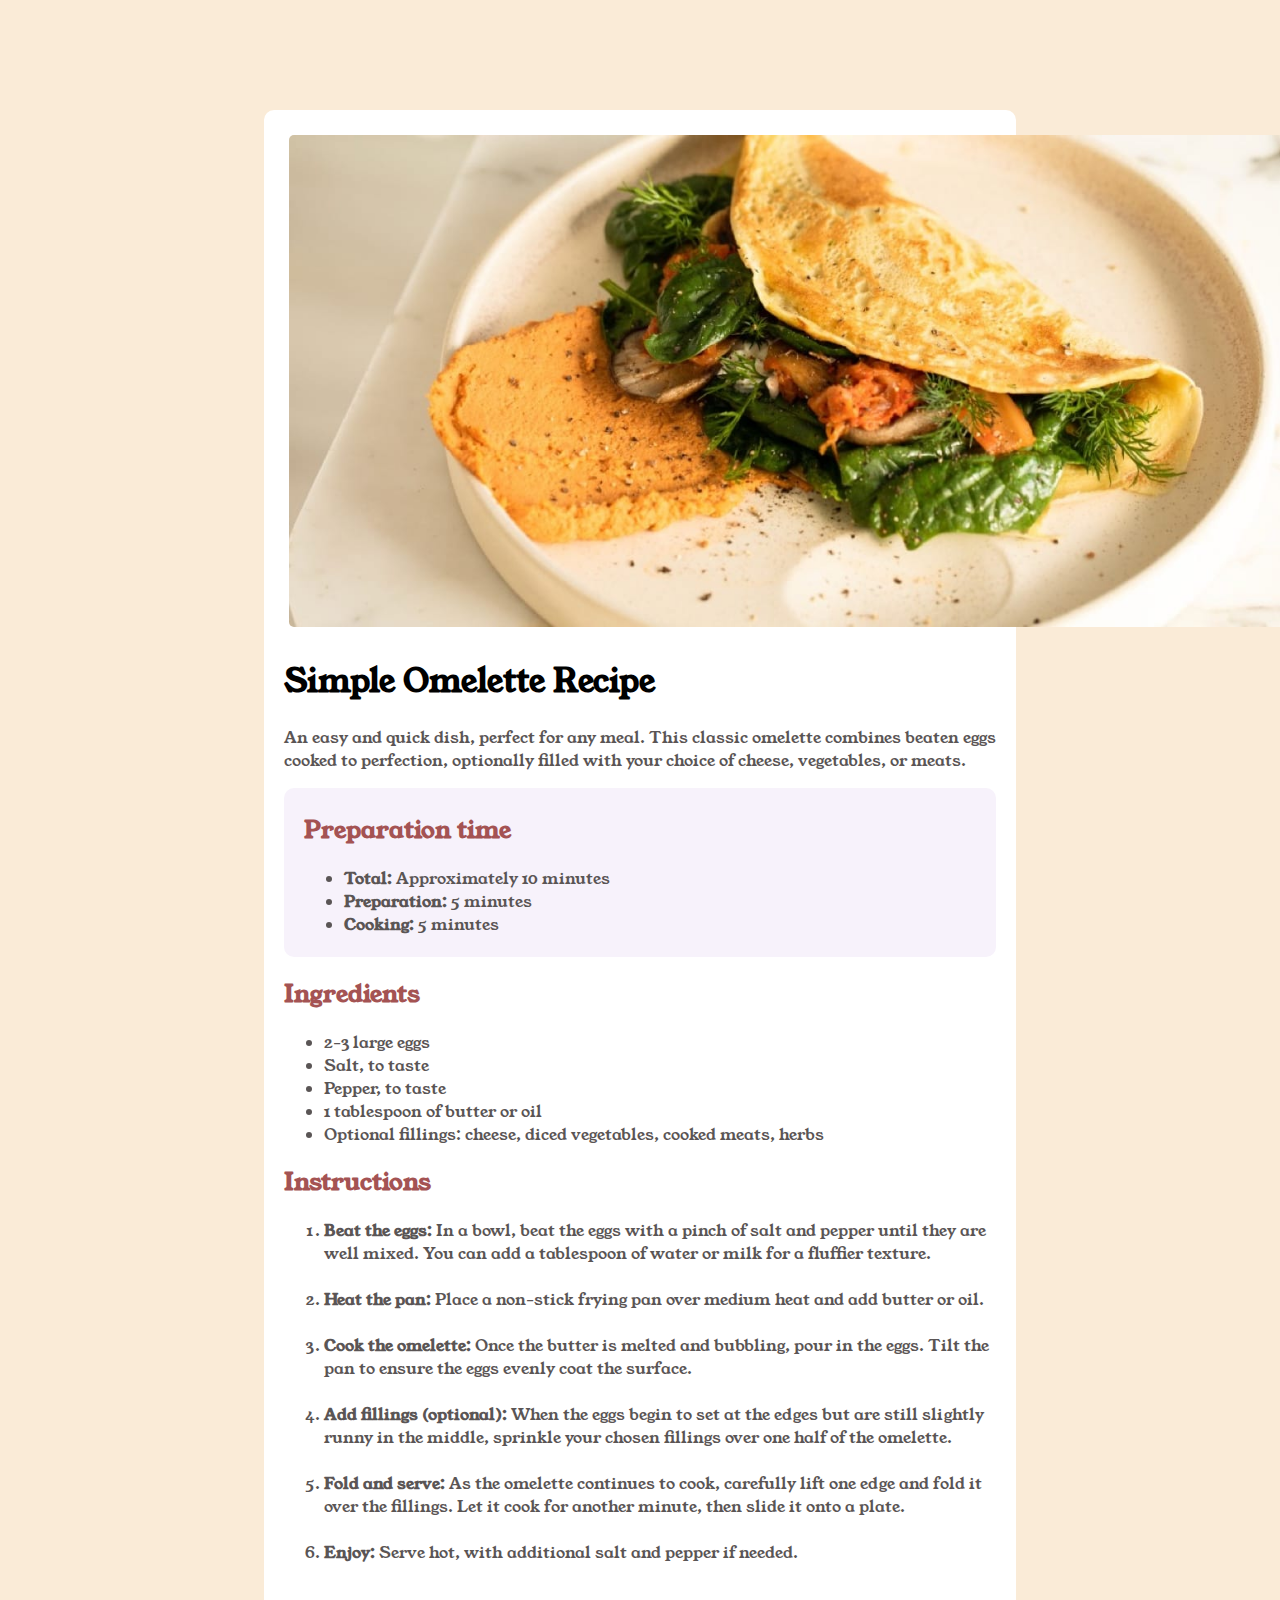
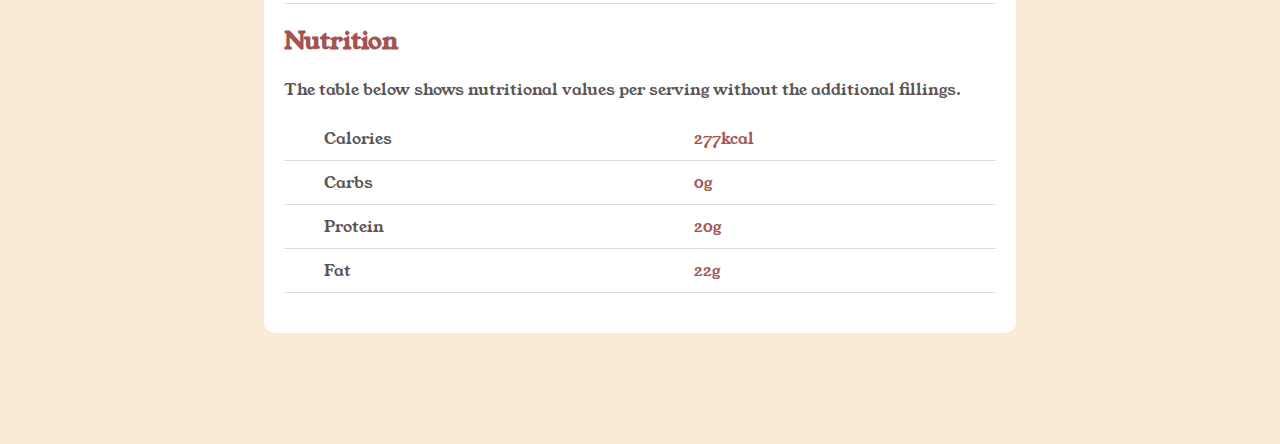
<file: index.html>
<!DOCTYPE html>
<html lang="en">
<head>
    <meta charset="UTF-8">
    <meta name="viewport" content="width=device-width, initial-scale=1.0">
    <link rel="stylesheet" href="style.css">
    <title>Restrurent Recipe</title>
</head>
<body>
    <div class="full_body">
        <header>
            <div><img src="images/image-omelette.jpeg" alt=""></div>
        </header>
        <div>
            <div class="Simple_Omelette_Recipe">
                <h1 >Simple Omelette Recipe</h1>
                <p class="font_color_1">An easy and quick dish, perfect for any meal. This classic omelette combines beaten eggs cooked 
                    to perfection, optionally filled with your choice of cheese, vegetables, or meats.</p>
            </div>
            <div class="Preparation_time">
                <h2 class="font_color_2">Preparation time</h2>
                <menu class="font_color_1">
                    <li><strong>Total:</strong> Approximately 10 minutes</li>
                    <li><strong>Preparation:</strong> 5 minutes</li>
                    <li><strong>Cooking:</strong> 5 minutes</li>
                </menu>
            </div>
    
            <div>
                <h2 class="font_color_2">Ingredients</h2>
                <menu class="font_color_1">
                    <li>2-3 large eggs</li>
                    <li>Salt, to taste</li>
                    <li>Pepper, to taste</li>
                    <li>1 tablespoon of butter or oil</li>
                    <li>Optional fillings: cheese, diced vegetables, cooked meats, herbs</li>
                </menu>
            </div>
            <div>
                <h2 class="font_color_2">Instructions</h2>
                <ol class="font_color_1">
                    <li><strong>Beat the eggs:</strong> In a bowl, beat the eggs with a pinch of salt and pepper until they are well mixed. 
                        You can add a tablespoon of water or milk for a fluffier texture.</li><br>
                    <li><strong>Heat the pan:</strong> Place a non-stick frying pan over medium heat and add butter or oil.</li><br>
                    <li><strong>Cook the omelette:</strong> Once the butter is melted and bubbling, pour in the eggs. Tilt the pan to ensure 
                        the eggs evenly coat the surface.</li><br>
                    <li><strong>Add fillings (optional):</strong> When the eggs begin to set at the edges but are still slightly runny in the 
                        middle, sprinkle your chosen fillings over one half of the omelette.</li><br>
                    <li><strong>Fold and serve:</strong> As the omelette continues to cook, carefully lift one edge and fold it over the 
                        fillings. Let it cook for another minute, then slide it onto a plate.</li><br>
                    <li><strong>Enjoy:</strong> Serve hot, with additional salt and pepper if needed.</li><br>
                </ol>
            </div>
            <div class="line">

            </div>
            <div class="font_color_1">
                <h2 class="font_color_2">Nutrition</h2>
                <p>The table below shows nutritional values per serving without the additional fillings.</p>
                <table class="table">
                    <tr>
                        <td>Calories</td>
                        <td class="font_color_2">277kcal</td>
                       
                      </tr>
                      <tr>
                        <td>Carbs</td>
                        <td class="font_color_2">0g</td>
                       
                      </tr>
                      <tr>
                        <td>Protein</td>
                        <td class="font_color_2">20g</td>
                       
                      </tr>
                      <tr>
                        <td>Fat</td>
                        <td class="font_color_2">22g</td>
                       
                      </tr>
                </table>
            </div>
        </div>
    </div>
</body>
</html>
</file>
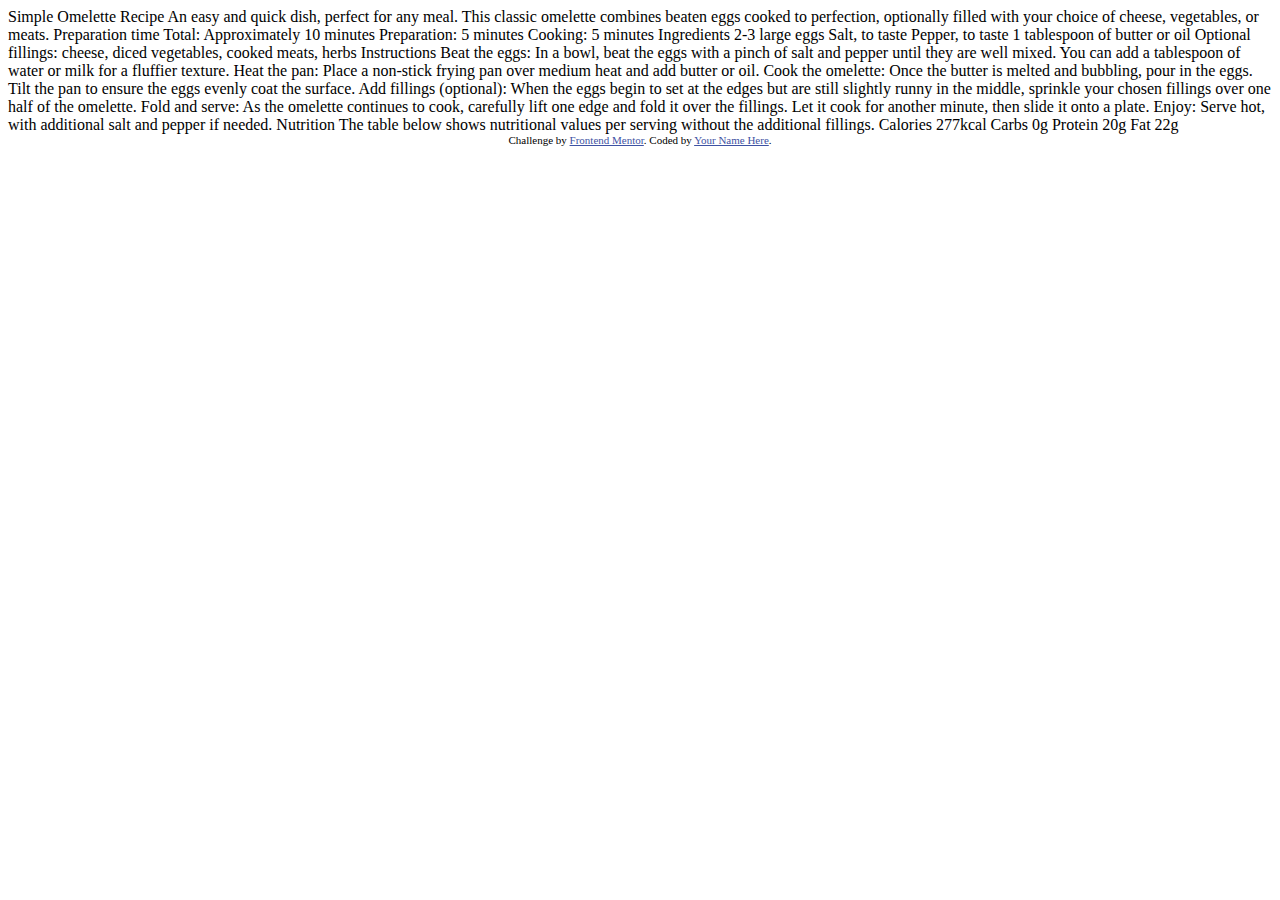
<file: all_file_website/recipe-page-main/index.html>
<!DOCTYPE html>
<html lang="en">
<head>
  <meta charset="UTF-8">
  <meta name="viewport" content="width=device-width, initial-scale=1.0"> <!-- displays site properly based on user's device -->

  <link rel="icon" type="image/png" sizes="32x32" href="./assets/images/favicon-32x32.png">
  
  <title>Frontend Mentor | Recipe page</title>

  <!-- Feel free to remove these styles or customise in your own stylesheet 👍 -->
  <style>
    .attribution { font-size: 11px; text-align: center; }
    .attribution a { color: hsl(228, 45%, 44%); }
  </style>
</head>
<body>

  <div>
    Simple Omelette Recipe

  An easy and quick dish, perfect for any meal. This classic omelette combines beaten eggs cooked 
  to perfection, optionally filled with your choice of cheese, vegetables, or meats.

  Preparation time

  Total: Approximately 10 minutes
  Preparation: 5 minutes
  Cooking: 5 minutes

  Ingredients

  2-3 large eggs
  Salt, to taste
  Pepper, to taste
  1 tablespoon of butter or oil
  Optional fillings: cheese, diced vegetables, cooked meats, herbs

  Instructions

  Beat the eggs: In a bowl, beat the eggs with a pinch of salt and pepper until they are well mixed. 
  You can add a tablespoon of water or milk for a fluffier texture.

  Heat the pan: Place a non-stick frying pan over medium heat and add butter or oil.

  Cook the omelette: Once the butter is melted and bubbling, pour in the eggs. Tilt the pan to ensure 
  the eggs evenly coat the surface.

  Add fillings (optional): When the eggs begin to set at the edges but are still slightly runny in the 
  middle, sprinkle your chosen fillings over one half of the omelette.

  Fold and serve: As the omelette continues to cook, carefully lift one edge and fold it over the 
  fillings. Let it cook for another minute, then slide it onto a plate.

  Enjoy: Serve hot, with additional salt and pepper if needed.

  Nutrition

  The table below shows nutritional values per serving without the additional fillings.

  Calories
  277kcal

  Carbs
  0g

  Protein
  20g

  Fat
  22g
  
  </div>
  <div class="attribution">
    Challenge by <a href="https://www.frontendmentor.io?ref=challenge" target="_blank">Frontend Mentor</a>. 
    Coded by <a href="#">Your Name Here</a>.
  </div>
</body>
</html>
</file>
<file: style.css>
@font-face {
    font-family: myFirstFont;
    src: url(fonts/young-serif/YoungSerif-Regular.ttf);
 }
 
 * {
    font-family: myFirstFont;
 }
 body{
    background-color: antiquewhite;
    padding-left: 20%;
    padding-right: 20%;
    padding-top: 8%;
    padding-bottom: 8%;
 }
 .full_body{
    background-color: white;
    padding-left: 20px;
    padding-right: 20px;
    padding-top: 20px;
    border-radius: 10px;
    padding-bottom: 40px;
 }
img{
    
    border-radius: 4px;
    padding: 5px;
    width: 1075px;
    border-radius: 10px;
}
.font_color_1{
    color: rgb(90, 85, 85);
}

.font_color_2{
    color: rgb(164, 83, 83);
}
.Preparation_time{
    background-color: rgb(247, 242, 251);
    border-radius: 10px;
    padding-left: 20px;
    padding-right: 20px;
    padding-top: 5px;
    padding-bottom: 5px;
}
td, th {
    border-bottom: 1px solid #dddddd;
    text-align: left;
    padding-left: 40px;
    padding-bottom: 10px;
    padding-top: 10px;
    margin-left: 40px;
}
table {
    border-collapse: collapse;
    width: 100%;
}
.table{
    padding-left: 20px;
}
.line{
    border-bottom: 1px solid #dddddd;
}
</file>
